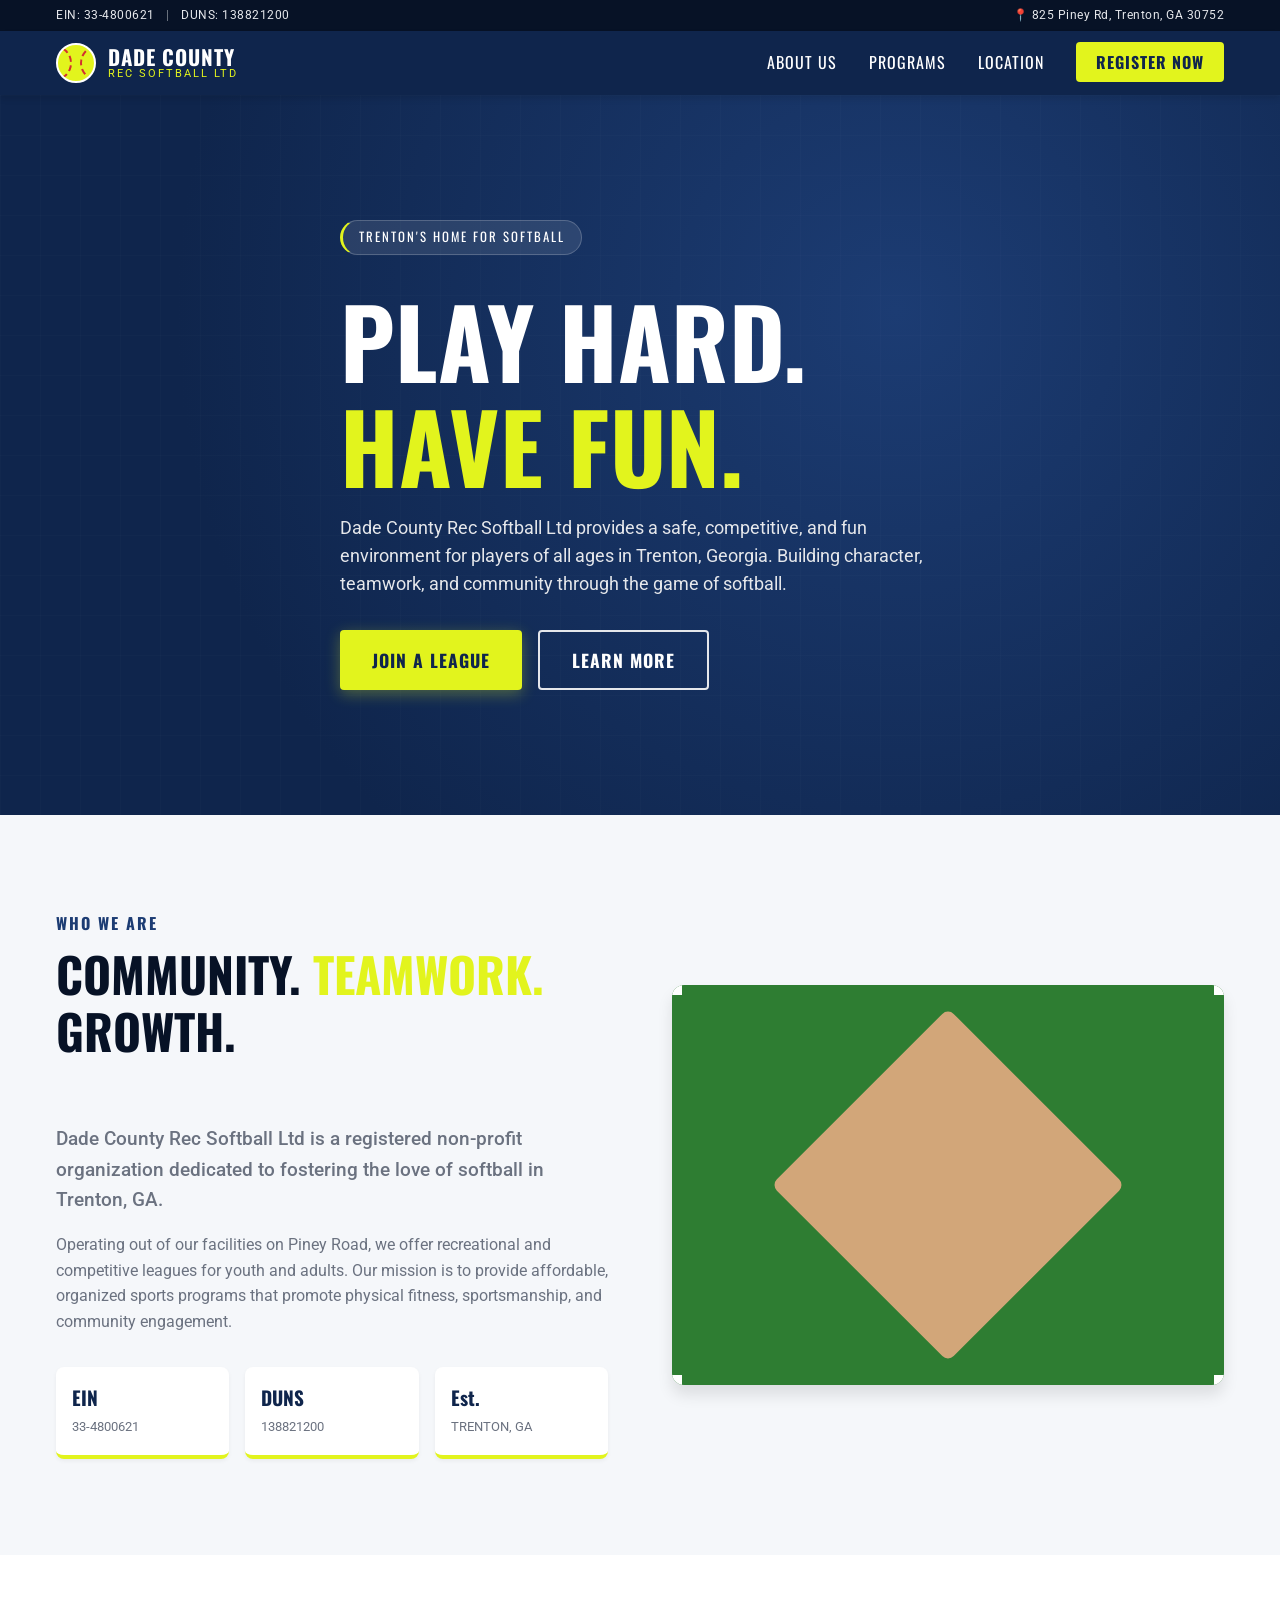
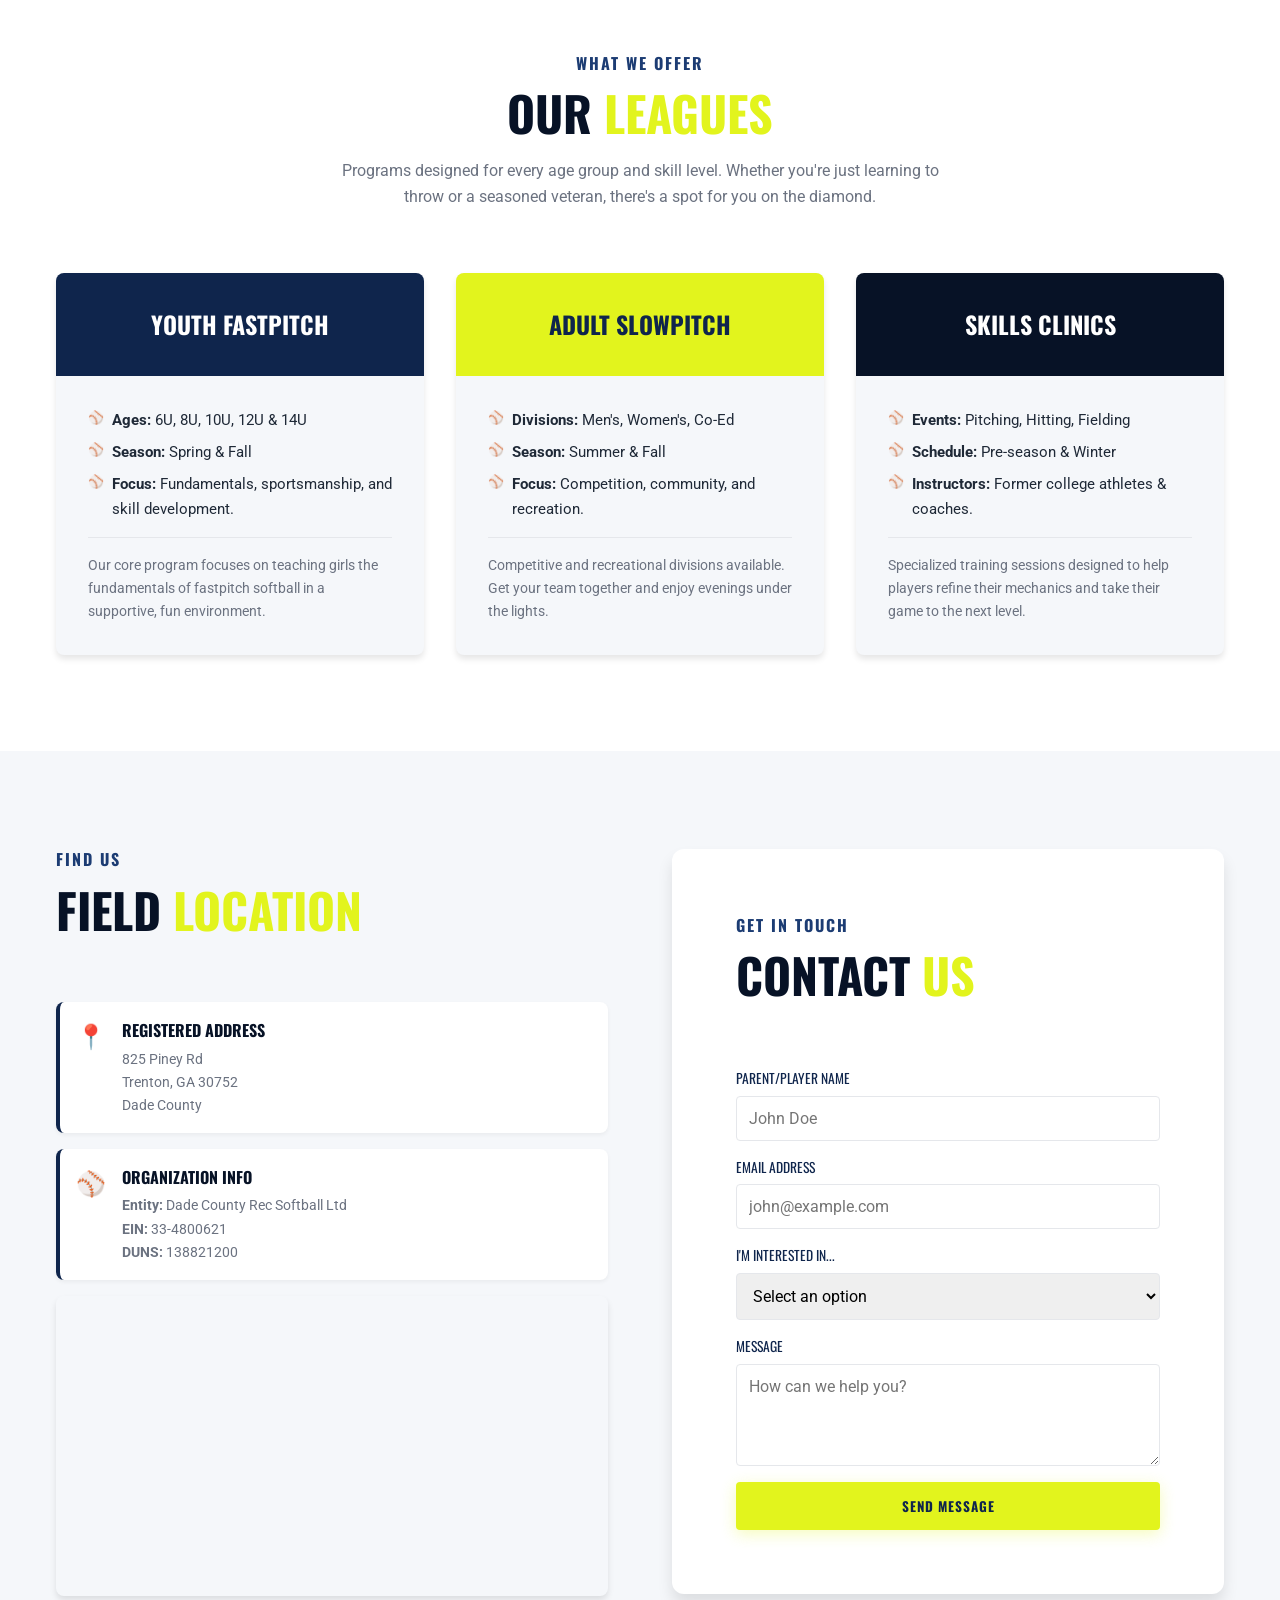
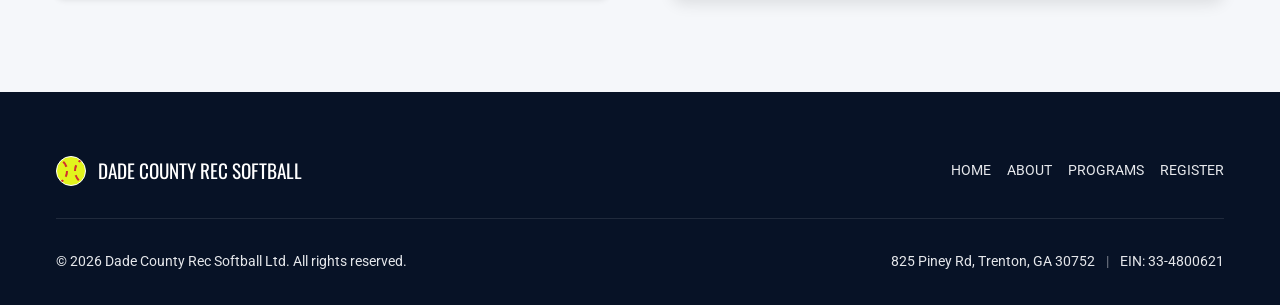
<file: index.html>
<!DOCTYPE html>
<html lang="en">
<head>
    <meta charset="UTF-8">
    <meta name="viewport" content="width=device-width, initial-scale=1.0">
    <title>Dade County Rec Softball Ltd | Trenton, GA</title>
    <meta name="description" content="Dade County Rec Softball Ltd. Providing recreational softball for the Trenton, GA community. Located at 825 Piney Rd. EIN: 33-4800621.">
    <meta name="keywords" content="Dade County Rec Softball, Trenton GA, Softball League, Piney Rd, Youth Softball, Adult Softball">
    <meta name="author" content="Dade County Rec Softball Ltd">
    <link rel="preconnect" href="https://fonts.googleapis.com">
    <link rel="preconnect" href="https://fonts.gstatic.com" crossorigin>
    <link href="https://fonts.googleapis.com/css2?family=Oswald:wght@400;600;700&family=Roboto:wght@400;500;700&display=swap" rel="stylesheet">
    <link rel="stylesheet" href="styles.css">
</head>
<body>
    <!-- Top Bar -->
    <div class="top-bar">
        <div class="container top-bar-inner">
            <div class="top-info">
                <span>EIN: 33-4800621</span>
                <span class="separator">|</span>
                <span>DUNS: 138821200</span>
            </div>
            <div class="top-contact">
                <span>📍 825 Piney Rd, Trenton, GA 30752</span>
            </div>
        </div>
    </div>

    <!-- Navigation -->
    <nav class="navbar" id="navbar">
        <div class="container nav-container">
            <a href="#hero" class="nav-logo">
                <div class="logo-ball">
                    <div class="seam seam-left"></div>
                    <div class="seam seam-right"></div>
                </div>
                <div class="logo-text">
                    <span class="logo-main">DADE COUNTY</span>
                    <span class="logo-sub">REC SOFTBALL LTD</span>
                </div>
            </a>
            <ul class="nav-links">
                <li><a href="#about" class="nav-link">About Us</a></li>
                <li><a href="#programs" class="nav-link">Programs</a></li>
                <li><a href="#location" class="nav-link">Location</a></li>
                <li><a href="#contact" class="nav-link btn-register">Register Now</a></li>
            </ul>
            <button class="nav-toggle" id="nav-toggle" aria-label="Toggle navigation">
                <span></span>
                <span></span>
                <span></span>
            </button>
        </div>
    </nav>

    <!-- Mobile Menu -->
    <div class="mobile-menu" id="mobile-menu">
        <ul class="mobile-nav-links">
            <li><a href="#about" class="mobile-nav-link">About Us</a></li>
            <li><a href="#programs" class="mobile-nav-link">Programs</a></li>
            <li><a href="#location" class="mobile-nav-link">Location</a></li>
            <li><a href="#contact" class="mobile-nav-link text-primary">Register Now</a></li>
        </ul>
    </div>

    <!-- Hero Section -->
    <section class="hero" id="hero">
        <div class="hero-overlay"></div>
        <!-- Decorative SVG Background Elements -->
        <svg class="hero-pattern" width="100%" height="100%" xmlns="http://www.w3.org/2000/svg">
            <defs>
                <pattern id="grid" width="40" height="40" patternUnits="userSpaceOnUse">
                    <path d="M 40 0 L 0 0 0 40" fill="none" stroke="rgba(255,255,255,0.05)" stroke-width="1"/>
                </pattern>
            </defs>
            <rect width="100%" height="100%" fill="url(#grid)" />
        </svg>

        <div class="container hero-content">
            <div class="hero-badge animate-fade-in">
                <span>Trenton's Home for Softball</span>
            </div>
            <h1 class="hero-title animate-fade-in-up">
                PLAY HARD.<br>
                <span class="text-accent">HAVE FUN.</span>
            </h1>
            <p class="hero-subtitle animate-fade-in-up delay-1">
                Dade County Rec Softball Ltd provides a safe, competitive, and fun environment for players of all ages in Trenton, Georgia. Building character, teamwork, and community through the game of softball.
            </p>
            <div class="hero-cta animate-fade-in-up delay-2">
                <a href="#contact" class="btn btn-primary btn-lg">Join a League</a>
                <a href="#about" class="btn btn-outline btn-lg">Learn More</a>
            </div>
        </div>
    </section>

    <!-- About Section -->
    <section class="section about" id="about">
        <div class="container">
            <div class="section-grid">
                <div class="about-content animate-on-scroll">
                    <div class="section-header left">
                        <span class="section-tag">Who We Are</span>
                        <h2 class="section-title">Community. <span class="text-accent">Teamwork.</span> Growth.</h2>
                    </div>
                    <p class="lead-text">Dade County Rec Softball Ltd is a registered non-profit organization dedicated to fostering the love of softball in Trenton, GA.</p>
                    <p>Operating out of our facilities on Piney Road, we offer recreational and competitive leagues for youth and adults. Our mission is to provide affordable, organized sports programs that promote physical fitness, sportsmanship, and community engagement.</p>
                    
                    <div class="stats-row">
                        <div class="stat-box">
                            <span class="stat-num">EIN</span>
                            <span class="stat-text">33-4800621</span>
                        </div>
                        <div class="stat-box">
                            <span class="stat-num">DUNS</span>
                            <span class="stat-text">138821200</span>
                        </div>
                        <div class="stat-box">
                            <span class="stat-num">Est.</span>
                            <span class="stat-text">Trenton, GA</span>
                        </div>
                    </div>
                </div>
                <div class="about-visual animate-on-scroll delay-1">
                    <div class="visual-wrapper">
                        <!-- Abstract softball diamond representation -->
                        <div class="diamond-graphic">
                            <div class="base home-plate"></div>
                            <div class="base first-base"></div>
                            <div class="base second-base"></div>
                            <div class="base third-base"></div>
                            <div class="pitchers-mound"></div>
                            <div class="dirt-infield"></div>
                        </div>
                    </div>
                </div>
            </div>
        </div>
    </section>

    <!-- Programs Section -->
    <section class="section programs" id="programs">
        <div class="container">
            <div class="section-header text-center animate-on-scroll">
                <span class="section-tag">What We Offer</span>
                <h2 class="section-title">Our <span class="text-accent">Leagues</span></h2>
                <p class="section-subtitle">Programs designed for every age group and skill level. Whether you're just learning to throw or a seasoned veteran, there's a spot for you on the diamond.</p>
            </div>
            
            <div class="cards-grid">
                <!-- Youth League -->
                <div class="program-card animate-on-scroll">
                    <div class="card-header bg-blue">
                        <h3>Youth Fastpitch</h3>
                    </div>
                    <div class="card-body">
                        <ul class="program-features">
                            <li><strong>Ages:</strong> 6U, 8U, 10U, 12U & 14U</li>
                            <li><strong>Season:</strong> Spring & Fall</li>
                            <li><strong>Focus:</strong> Fundamentals, sportsmanship, and skill development.</li>
                        </ul>
                        <p class="card-desc">Our core program focuses on teaching girls the fundamentals of fastpitch softball in a supportive, fun environment.</p>
                    </div>
                </div>

                <!-- Adult League -->
                <div class="program-card animate-on-scroll delay-1">
                    <div class="card-header bg-accent">
                        <h3>Adult Slowpitch</h3>
                    </div>
                    <div class="card-body">
                        <ul class="program-features">
                            <li><strong>Divisions:</strong> Men's, Women's, Co-Ed</li>
                            <li><strong>Season:</strong> Summer & Fall</li>
                            <li><strong>Focus:</strong> Competition, community, and recreation.</li>
                        </ul>
                        <p class="card-desc">Competitive and recreational divisions available. Get your team together and enjoy evenings under the lights.</p>
                    </div>
                </div>

                <!-- Clinics -->
                <div class="program-card animate-on-scroll delay-2">
                    <div class="card-header bg-dark">
                        <h3>Skills Clinics</h3>
                    </div>
                    <div class="card-body">
                        <ul class="program-features">
                            <li><strong>Events:</strong> Pitching, Hitting, Fielding</li>
                            <li><strong>Schedule:</strong> Pre-season & Winter</li>
                            <li><strong>Instructors:</strong> Former college athletes & coaches.</li>
                        </ul>
                        <p class="card-desc">Specialized training sessions designed to help players refine their mechanics and take their game to the next level.</p>
                    </div>
                </div>
            </div>
        </div>
    </section>

    <!-- Location & Contact -->
    <section class="section contact-location" id="location">
        <div class="container">
            <div class="section-grid">
                <div class="location-info animate-on-scroll">
                    <div class="section-header left">
                        <span class="section-tag">Find Us</span>
                        <h2 class="section-title">Field <span class="text-accent">Location</span></h2>
                    </div>
                    <div class="info-card">
                        <div class="info-icon">📍</div>
                        <div class="info-text">
                            <h4>Registered Address</h4>
                            <p>825 Piney Rd<br>Trenton, GA 30752<br>Dade County</p>
                        </div>
                    </div>
                    <div class="info-card">
                        <div class="info-icon">⚾</div>
                        <div class="info-text">
                            <h4>Organization Info</h4>
                            <p><strong>Entity:</strong> Dade County Rec Softball Ltd<br>
                            <strong>EIN:</strong> 33-4800621<br>
                            <strong>DUNS:</strong> 138821200</p>
                        </div>
                    </div>
                    
                    <div class="map-placeholder glass-panel">
                        <!-- Embedded map for Piney Rd, Trenton, GA -->
                        <iframe
                            src="https://www.google.com/maps/embed?pb=!1m18!1m12!1m3!1d13149.076043141154!2d-85.498425!3d34.871186!2m3!1f0!2f0!3f0!3m2!1i1024!2i768!4f13.1!3m3!1m2!1s0x88606c4b4a1b0b5d%3A0x6b74e1d32d3b4b0!2sPiney%20Rd%2C%20Georgia%2030752!5e0!3m2!1sen!2sus!4v1"
                            width="100%"
                            height="100%"
                            style="border:0; border-radius: 8px;"
                            allowfullscreen=""
                            loading="lazy"
                            referrerpolicy="no-referrer-when-downgrade"
                            title="Piney Rd, Trenton GA">
                        </iframe>
                    </div>
                </div>

                <div class="contact-form-wrapper animate-on-scroll delay-1" id="contact">
                    <div class="section-header left">
                        <span class="section-tag">Get in Touch</span>
                        <h2 class="section-title">Contact <span class="text-accent">Us</span></h2>
                    </div>
                    <form class="contact-form" id="main-contact-form">
                        <div class="form-group">
                            <label for="name">Parent/Player Name</label>
                            <input type="text" id="name" required placeholder="John Doe">
                        </div>
                        <div class="form-group">
                            <label for="email">Email Address</label>
                            <input type="email" id="email" required placeholder="john@example.com">
                        </div>
                        <div class="form-group">
                            <label for="interest">I'm interested in...</label>
                            <select id="interest" required>
                                <option value="" disabled selected>Select an option</option>
                                <option value="youth">Registering for Youth League</option>
                                <option value="adult">Registering for Adult League</option>
                                <option value="coaching">Volunteering / Coaching</option>
                                <option value="sponsorship">Sponsorship Opportunities</option>
                                <option value="other">Other Inquiry</option>
                            </select>
                        </div>
                        <div class="form-group">
                            <label for="message">Message</label>
                            <textarea id="message" rows="4" required placeholder="How can we help you?"></textarea>
                        </div>
                        <button type="submit" class="btn btn-primary btn-full submit-btn">Send Message</button>
                    </form>
                </div>
            </div>
        </div>
    </section>

    <!-- Footer -->
    <footer class="footer">
        <div class="container">
            <div class="footer-top">
                <div class="footer-brand">
                    <div class="logo-ball small">
                        <div class="seam seam-left"></div>
                        <div class="seam seam-right"></div>
                    </div>
                    <span class="footer-title">Dade County Rec Softball</span>
                </div>
                <div class="footer-links">
                    <a href="#hero">Home</a>
                    <a href="#about">About</a>
                    <a href="#programs">Programs</a>
                    <a href="#contact">Register</a>
                </div>
            </div>
            <div class="footer-bottom">
                <p>&copy; <span id="current-year"></span> Dade County Rec Softball Ltd. All rights reserved.</p>
                <div class="footer-meta">
                    <span>825 Piney Rd, Trenton, GA 30752</span>
                    <span class="separator">|</span>
                    <span>EIN: 33-4800621</span>
                </div>
            </div>
        </div>
    </footer>

    <script src="script.js"></script>
</body>
</html>
</file>
<file: styles.css>
/* =========================================
   Dade County Rec Softball Ltd - Styles
   ========================================= */

:root {
    /* Colors - Sporty Theme (Navy, Yellow/Optic Yellow, White) */
    --color-primary: #0f254c; /* Deep Navy */
    --color-primary-light: #1c3c73;
    --color-primary-dark: #071226;
    
    --color-accent: #e2f41d; /* Optic Softball Yellow */
    --color-accent-hover: #cbe009;
    --color-accent-dark: #b8c715;
    
    --color-white: #ffffff;
    --color-offwhite: #f5f7fa;
    --color-gray-light: #e5e7eb;
    --color-gray: #9ca3af;
    --color-gray-dark: #4b5563;
    
    --color-text-main: #1f2937;
    --color-text-light: #6b7280;
    
    /* Typography */
    --font-heading: 'Oswald', sans-serif;
    --font-body: 'Roboto', sans-serif;
    
    /* Spacing */
    --space-xs: 0.25rem;
    --space-sm: 0.5rem;
    --space-md: 1rem;
    --space-lg: 2rem;
    --space-xl: 4rem;
    --space-2xl: 6rem;
    
    /* Transitions */
    --transition: 0.3s ease;
    
    /* Shadows */
    --shadow-sm: 0 2px 4px rgba(0,0,0,0.05);
    --shadow-md: 0 4px 6px rgba(0,0,0,0.1);
    --shadow-lg: 0 10px 15px rgba(0,0,0,0.1);
}

*, *::before, *::after {
    margin: 0;
    padding: 0;
    box-sizing: border-box;
}

html {
    scroll-behavior: smooth;
    font-size: 16px;
}

body {
    font-family: var(--font-body);
    color: var(--color-text-main);
    background-color: var(--color-offwhite);
    line-height: 1.6;
    overflow-x: hidden;
}

.container {
    max-width: 1200px;
    margin: 0 auto;
    padding: 0 var(--space-md);
}

.text-accent { color: var(--color-accent); }
.text-primary { color: var(--color-primary); }
.text-center { text-align: center; }

/* --- Top Bar --- */
.top-bar {
    background-color: var(--color-primary-dark);
    color: var(--color-gray-light);
    font-size: 0.75rem;
    padding: 6px 0;
    letter-spacing: 0.5px;
}

.top-bar-inner {
    display: flex;
    justify-content: space-between;
    align-items: center;
}

.separator { margin: 0 8px; opacity: 0.5; }

/* --- Navigation --- */
.navbar {
    background-color: var(--color-primary);
    color: var(--color-white);
    position: sticky;
    top: 0;
    z-index: 100;
    box-shadow: var(--shadow-md);
    transition: var(--transition);
}

.nav-container {
    display: flex;
    justify-content: space-between;
    align-items: center;
    padding: 12px var(--space-md);
}

.nav-logo {
    display: flex;
    align-items: center;
    gap: 12px;
    text-decoration: none;
    color: var(--color-white);
}

/* Custom CSS Softball Graphic */
.logo-ball {
    width: 40px; height: 40px;
    background-color: var(--color-accent);
    border-radius: 50%;
    position: relative;
    overflow: hidden;
    border: 2px solid var(--color-white);
}

.logo-ball.small {
    width: 30px; height: 30px;
    border-width: 1px;
}

.seam {
    position: absolute;
    width: 100%; height: 100%;
    border-radius: 50%;
    border: 2px dashed #d32f2f; /* Red laces */
}

.seam-left { left: -60%; top: 0; }
.seam-right { right: -60%; top: 0; }

.logo-text {
    display: flex;
    flex-direction: column;
    line-height: 1.1;
}

.logo-main {
    font-family: var(--font-heading);
    font-size: 1.3rem;
    font-weight: 700;
    letter-spacing: 1px;
}

.logo-sub {
    font-size: 0.7rem;
    text-transform: uppercase;
    letter-spacing: 2px;
    color: var(--color-accent);
}

.nav-links {
    display: flex;
    list-style: none;
    align-items: center;
    gap: var(--space-lg);
}

.nav-link {
    color: var(--color-white);
    text-decoration: none;
    font-family: var(--font-heading);
    font-size: 1rem;
    text-transform: uppercase;
    letter-spacing: 1px;
    transition: var(--transition);
}

.nav-link:hover {
    color: var(--color-accent);
}

.btn-register {
    background-color: var(--color-accent);
    color: var(--color-primary) !important;
    padding: 8px 20px;
    border-radius: 4px;
    font-weight: 700;
}

.btn-register:hover {
    background-color: var(--color-white);
}

.nav-toggle {
    display: none;
    flex-direction: column;
    gap: 5px;
    background: none;
    border: none;
    cursor: pointer;
}

.nav-toggle span {
    display: block;
    width: 25px; height: 3px;
    background-color: var(--color-white);
    transition: var(--transition);
}

/* Mobile Menu */
.mobile-menu {
    position: fixed;
    top: 0; left: 0; right: 0; bottom: 0;
    background: var(--color-primary);
    z-index: 99;
    display: flex;
    align-items: center;
    justify-content: center;
    opacity: 0; visibility: hidden;
    transition: var(--transition);
}

.mobile-menu.active { opacity: 1; visibility: visible; }
.mobile-nav-links { list-style: none; text-align: center; }
.mobile-nav-link {
    display: block;
    padding: var(--space-md);
    color: var(--color-white);
    text-decoration: none;
    font-family: var(--font-heading);
    font-size: 2rem;
    text-transform: uppercase;
}

/* --- Hero --- */
.hero {
    position: relative;
    background-color: var(--color-primary);
    color: var(--color-white);
    padding: var(--space-2xl) 0;
    min-height: 80vh;
    display: flex;
    align-items: center;
    overflow: hidden;
}

.hero-overlay {
    position: absolute;
    top: 0; left: 0; right: 0; bottom: 0;
    background: radial-gradient(circle at 70% 30%, var(--color-primary-light) 0%, var(--color-primary) 70%);
    z-index: 1;
}

.hero-pattern {
    position: absolute;
    top: 0; left: 0;
    z-index: 1;
    opacity: 0.5;
}

.hero-content {
    position: relative;
    z-index: 2;
    max-width: 800px;
}

.hero-badge {
    display: inline-block;
    background-color: rgba(255,255,255,0.1);
    border: 1px solid rgba(255,255,255,0.2);
    padding: 6px 16px;
    border-radius: 20px;
    font-family: var(--font-heading);
    text-transform: uppercase;
    letter-spacing: 2px;
    font-size: 0.8rem;
    margin-bottom: var(--space-lg);
    border-left: 3px solid var(--color-accent);
}

.hero-title {
    font-family: var(--font-heading);
    font-size: clamp(3rem, 8vw, 6rem);
    line-height: 1.1;
    margin-bottom: var(--space-md);
    text-transform: uppercase;
}

.hero-subtitle {
    font-size: 1.1rem;
    color: var(--color-gray-light);
    margin-bottom: var(--space-lg);
    max-width: 600px;
}

.hero-cta {
    display: flex;
    gap: var(--space-md);
    flex-wrap: wrap;
}

.btn {
    display: inline-flex;
    align-items: center;
    justify-content: center;
    font-family: var(--font-heading);
    text-transform: uppercase;
    font-weight: 700;
    letter-spacing: 1px;
    text-decoration: none;
    border: none;
    cursor: pointer;
    transition: var(--transition);
    border-radius: 4px;
}

.btn-lg { padding: 14px 32px; font-size: 1.1rem; }
.btn-full { width: 100%; padding: 14px; }

.btn-primary {
    background-color: var(--color-accent);
    color: var(--color-primary);
    box-shadow: 0 4px 15px rgba(226, 244, 29, 0.3);
}

.btn-primary:hover {
    background-color: var(--color-white);
    transform: translateY(-2px);
    box-shadow: 0 6px 20px rgba(255, 255, 255, 0.4);
}

.btn-outline {
    background-color: transparent;
    color: var(--color-white);
    border: 2px solid var(--color-gray-light);
}

.btn-outline:hover {
    border-color: var(--color-white);
    background-color: rgba(255,255,255,0.1);
}

/* --- Sections --- */
.section { padding: var(--space-2xl) 0; }
.section-header { margin-bottom: var(--space-xl); }
.section-header.left { text-align: left; }
.section-header.text-center { text-align: center; }

.section-tag {
    font-family: var(--font-heading);
    color: var(--color-primary-light);
    text-transform: uppercase;
    letter-spacing: 2px;
    font-weight: 700;
    display: block;
    margin-bottom: 8px;
}

.section-title {
    font-family: var(--font-heading);
    font-size: clamp(2rem, 5vw, 3rem);
    text-transform: uppercase;
    color: var(--color-primary-dark);
    line-height: 1.2;
}

.section-subtitle {
    color: var(--color-text-light);
    max-width: 600px;
    margin: 16px auto 0;
}

.section-grid {
    display: grid;
    grid-template-columns: 1fr 1fr;
    gap: var(--space-xl);
    align-items: center;
}

/* --- About --- */
.lead-text {
    font-size: 1.2rem;
    font-weight: 500;
    color: var(--color-primary);
    margin-bottom: var(--space-md);
}

.about-content p {
    color: var(--color-text-light);
    margin-bottom: var(--space-md);
}

.stats-row {
    display: flex;
    gap: var(--space-md);
    margin-top: var(--space-lg);
    flex-wrap: wrap;
}

.stat-box {
    background: var(--color-white);
    padding: var(--space-md);
    border-radius: 8px;
    box-shadow: var(--shadow-sm);
    flex: 1;
    min-width: 120px;
    border-bottom: 4px solid var(--color-accent);
}

.stat-num {
    display: block;
    font-family: var(--font-heading);
    font-size: 1.2rem;
    color: var(--color-primary);
    font-weight: 700;
}

.stat-text {
    font-size: 0.8rem;
    color: var(--color-text-light);
    text-transform: uppercase;
}

/* CSS Softball Diamond Graphic */
.visual-wrapper {
    background-color: #2e7d32; /* Grass Green */
    height: 400px;
    border-radius: 12px;
    position: relative;
    overflow: hidden;
    box-shadow: var(--shadow-lg);
    display: flex;
    align-items: center;
    justify-content: center;
}

.dirt-infield {
    width: 250px; height: 250px;
    background-color: #d2a679; /* Dirt color */
    transform: rotate(45deg);
    border-radius: 8px;
    position: relative;
}

.base {
    width: 20px; height: 20px;
    background-color: white;
    position: absolute;
}

.home-plate { bottom: -10px; left: -10px; border-radius: 0 0 5px 0; }
.first-base { bottom: -10px; right: -10px; }
.second-base { top: -10px; right: -10px; }
.third-base { top: -10px; left: -10px; }
.pitchers-mound {
    width: 40px; height: 40px;
    background-color: #c29566;
    border-radius: 50%;
    position: absolute;
    top: 50%; left: 50%;
    transform: translate(-50%, -50%);
    border: 2px solid rgba(0,0,0,0.1);
}

/* --- Programs --- */
.programs { background-color: var(--color-white); }

.cards-grid {
    display: grid;
    grid-template-columns: repeat(auto-fit, minmax(300px, 1fr));
    gap: var(--space-lg);
}

.program-card {
    background: var(--color-offwhite);
    border-radius: 8px;
    overflow: hidden;
    box-shadow: var(--shadow-md);
    transition: var(--transition);
}

.program-card:hover {
    transform: translateY(-5px);
    box-shadow: var(--shadow-lg);
}

.card-header {
    padding: var(--space-lg);
    text-align: center;
}

.card-header.bg-blue { background-color: var(--color-primary); color: white; }
.card-header.bg-accent { background-color: var(--color-accent); color: var(--color-primary); }
.card-header.bg-dark { background-color: var(--color-primary-dark); color: white; }

.card-header h3 {
    font-family: var(--font-heading);
    font-size: 1.5rem;
    text-transform: uppercase;
}

.card-body { padding: var(--space-lg); }

.program-features {
    list-style: none;
    margin-bottom: var(--space-md);
}

.program-features li {
    margin-bottom: 8px;
    font-size: 0.95rem;
    padding-left: 24px;
    position: relative;
}

.program-features li::before {
    content: '⚾';
    position: absolute;
    left: 0; top: 0;
    font-size: 0.8rem;
}

.card-desc {
    color: var(--color-text-light);
    font-size: 0.9rem;
    border-top: 1px solid var(--color-gray-light);
    padding-top: var(--space-md);
}

/* --- Location & Contact --- */
.info-card {
    display: flex;
    gap: var(--space-md);
    background: var(--color-white);
    padding: var(--space-md);
    border-radius: 8px;
    margin-bottom: var(--space-md);
    box-shadow: var(--shadow-sm);
    border-left: 4px solid var(--color-primary);
}

.info-icon { font-size: 1.5rem; }

.info-text h4 {
    font-family: var(--font-heading);
    text-transform: uppercase;
    margin-bottom: 4px;
    color: var(--color-primary-dark);
}

.info-text p { font-size: 0.9rem; color: var(--color-text-light); }

.map-placeholder {
    height: 300px;
    border-radius: 8px;
    overflow: hidden;
    box-shadow: var(--shadow-md);
}

.contact-form-wrapper {
    background: var(--color-white);
    padding: var(--space-xl);
    border-radius: 12px;
    box-shadow: var(--shadow-lg);
}

.form-group { margin-bottom: var(--space-md); display: flex; flex-direction: column; }

.form-group label {
    font-family: var(--font-heading);
    text-transform: uppercase;
    font-size: 0.85rem;
    margin-bottom: 6px;
    color: var(--color-primary);
}

.form-group input,
.form-group select,
.form-group textarea {
    padding: 12px;
    border: 1px solid var(--color-gray-light);
    border-radius: 4px;
    font-family: var(--font-body);
    font-size: 1rem;
    transition: var(--transition);
}

.form-group input:focus,
.form-group select:focus,
.form-group textarea:focus {
    outline: none;
    border-color: var(--color-primary);
    box-shadow: 0 0 0 3px rgba(15, 37, 76, 0.1);
}

/* --- Footer --- */
.footer {
    background-color: var(--color-primary-dark);
    color: var(--color-gray-light);
    padding: var(--space-xl) 0 var(--space-lg);
}

.footer-top {
    display: flex;
    justify-content: space-between;
    align-items: center;
    border-bottom: 1px solid rgba(255,255,255,0.1);
    padding-bottom: var(--space-lg);
    margin-bottom: var(--space-lg);
    flex-wrap: wrap;
    gap: var(--space-lg);
}

.footer-brand {
    display: flex;
    align-items: center;
    gap: 12px;
}

.footer-title {
    font-family: var(--font-heading);
    font-size: 1.2rem;
    text-transform: uppercase;
    color: var(--color-white);
}

.footer-links {
    display: flex;
    gap: var(--space-md);
}

.footer-links a {
    color: var(--color-gray-light);
    text-decoration: none;
    font-size: 0.9rem;
    text-transform: uppercase;
}

.footer-links a:hover { color: var(--color-accent); }

.footer-bottom {
    display: flex;
    justify-content: space-between;
    align-items: center;
    font-size: 0.85rem;
    flex-wrap: wrap;
    gap: var(--space-md);
}

/* --- Animations --- */
.animate-fade-in { opacity: 0; animation: fadeIn 0.8s ease forwards; }
.animate-fade-in-up { opacity: 0; transform: translateY(20px); animation: fadeInUp 0.8s ease forwards; }
.delay-1 { animation-delay: 0.2s; }
.delay-2 { animation-delay: 0.4s; }

@keyframes fadeIn { to { opacity: 1; } }
@keyframes fadeInUp { to { opacity: 1; transform: translateY(0); } }

.animate-on-scroll { opacity: 0; transform: translateY(30px); transition: 0.6s ease; }
.animate-on-scroll.visible { opacity: 1; transform: translateY(0); }

/* --- Responsive --- */
@media (max-width: 900px) {
    .section-grid { grid-template-columns: 1fr; }
    .top-bar-inner { flex-direction: column; gap: 4px; }
}

@media (max-width: 768px) {
    .nav-links { display: none; }
    .nav-toggle { display: flex; }
    .footer-top { flex-direction: column; text-align: center; }
    .footer-bottom { flex-direction: column; text-align: center; }
    .hero-title { font-size: 2.5rem; }
    .section { padding: var(--space-xl) 0; }
}
</file>
